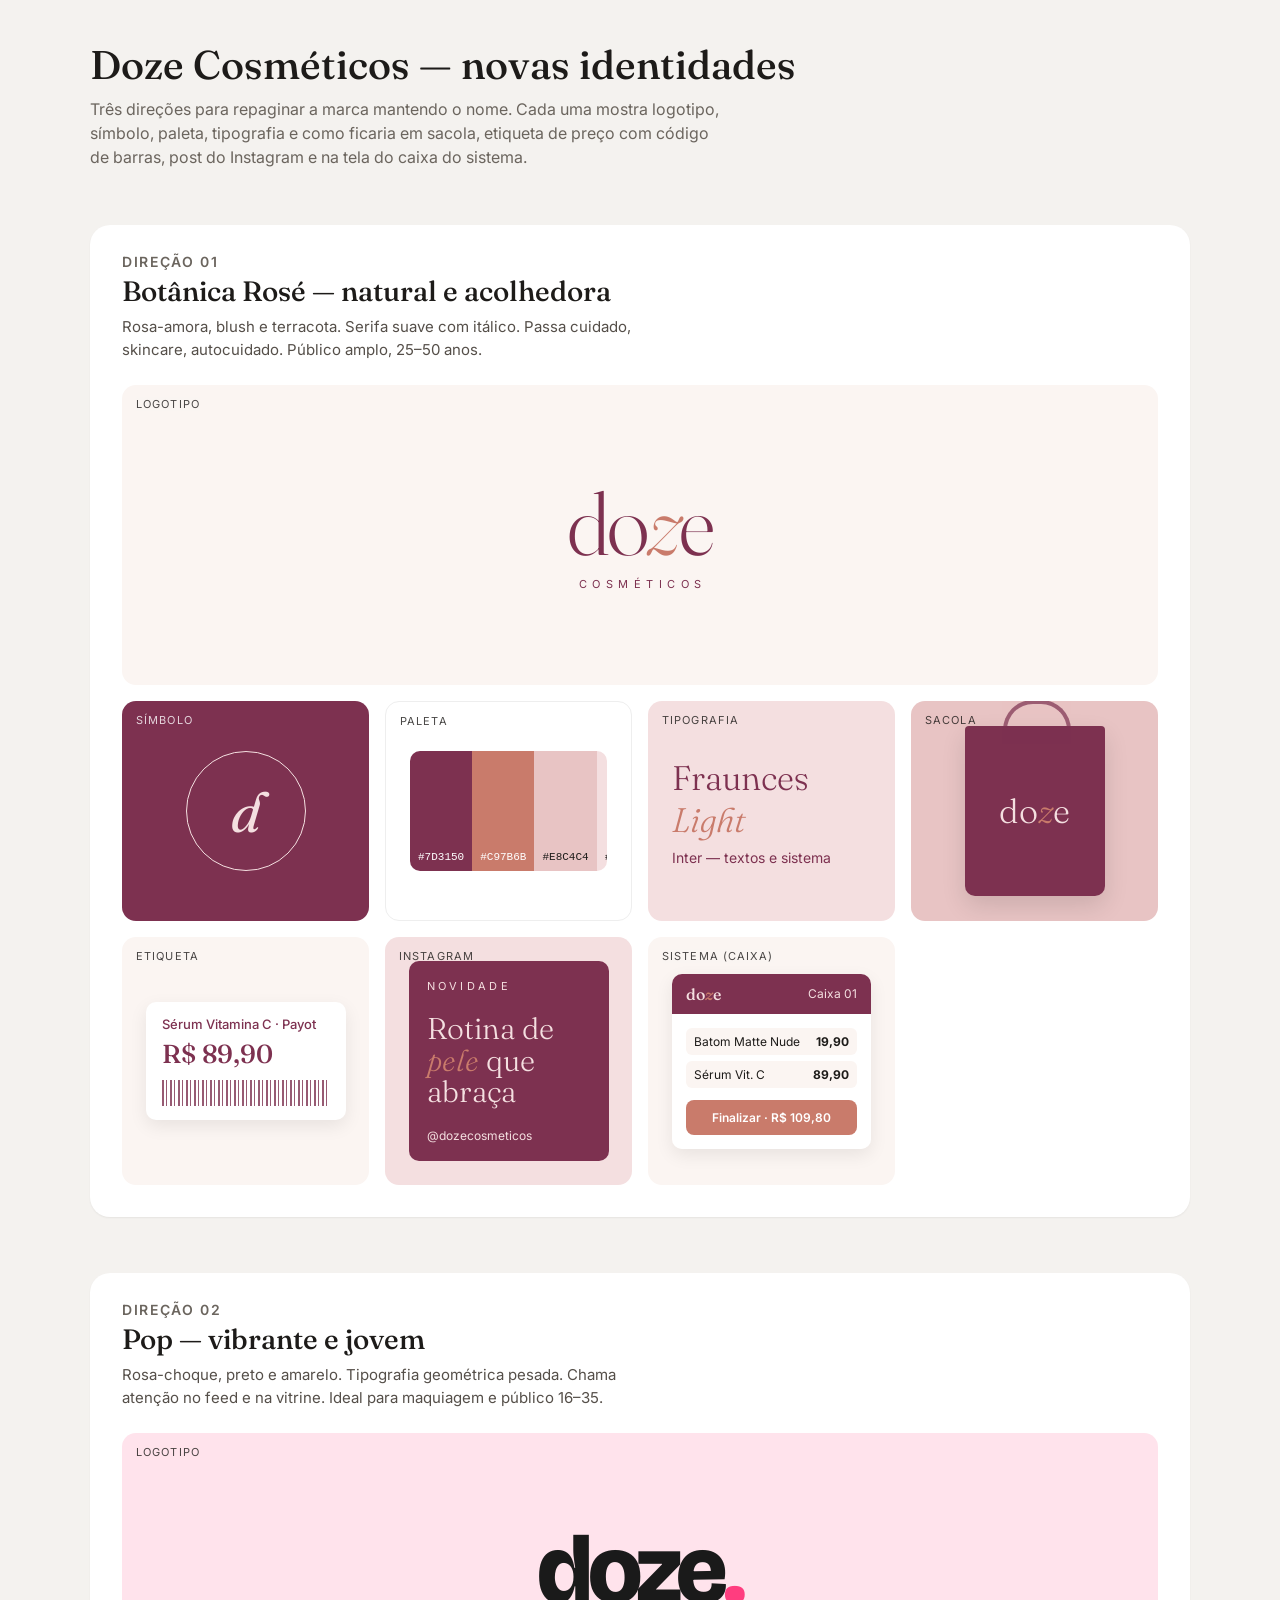
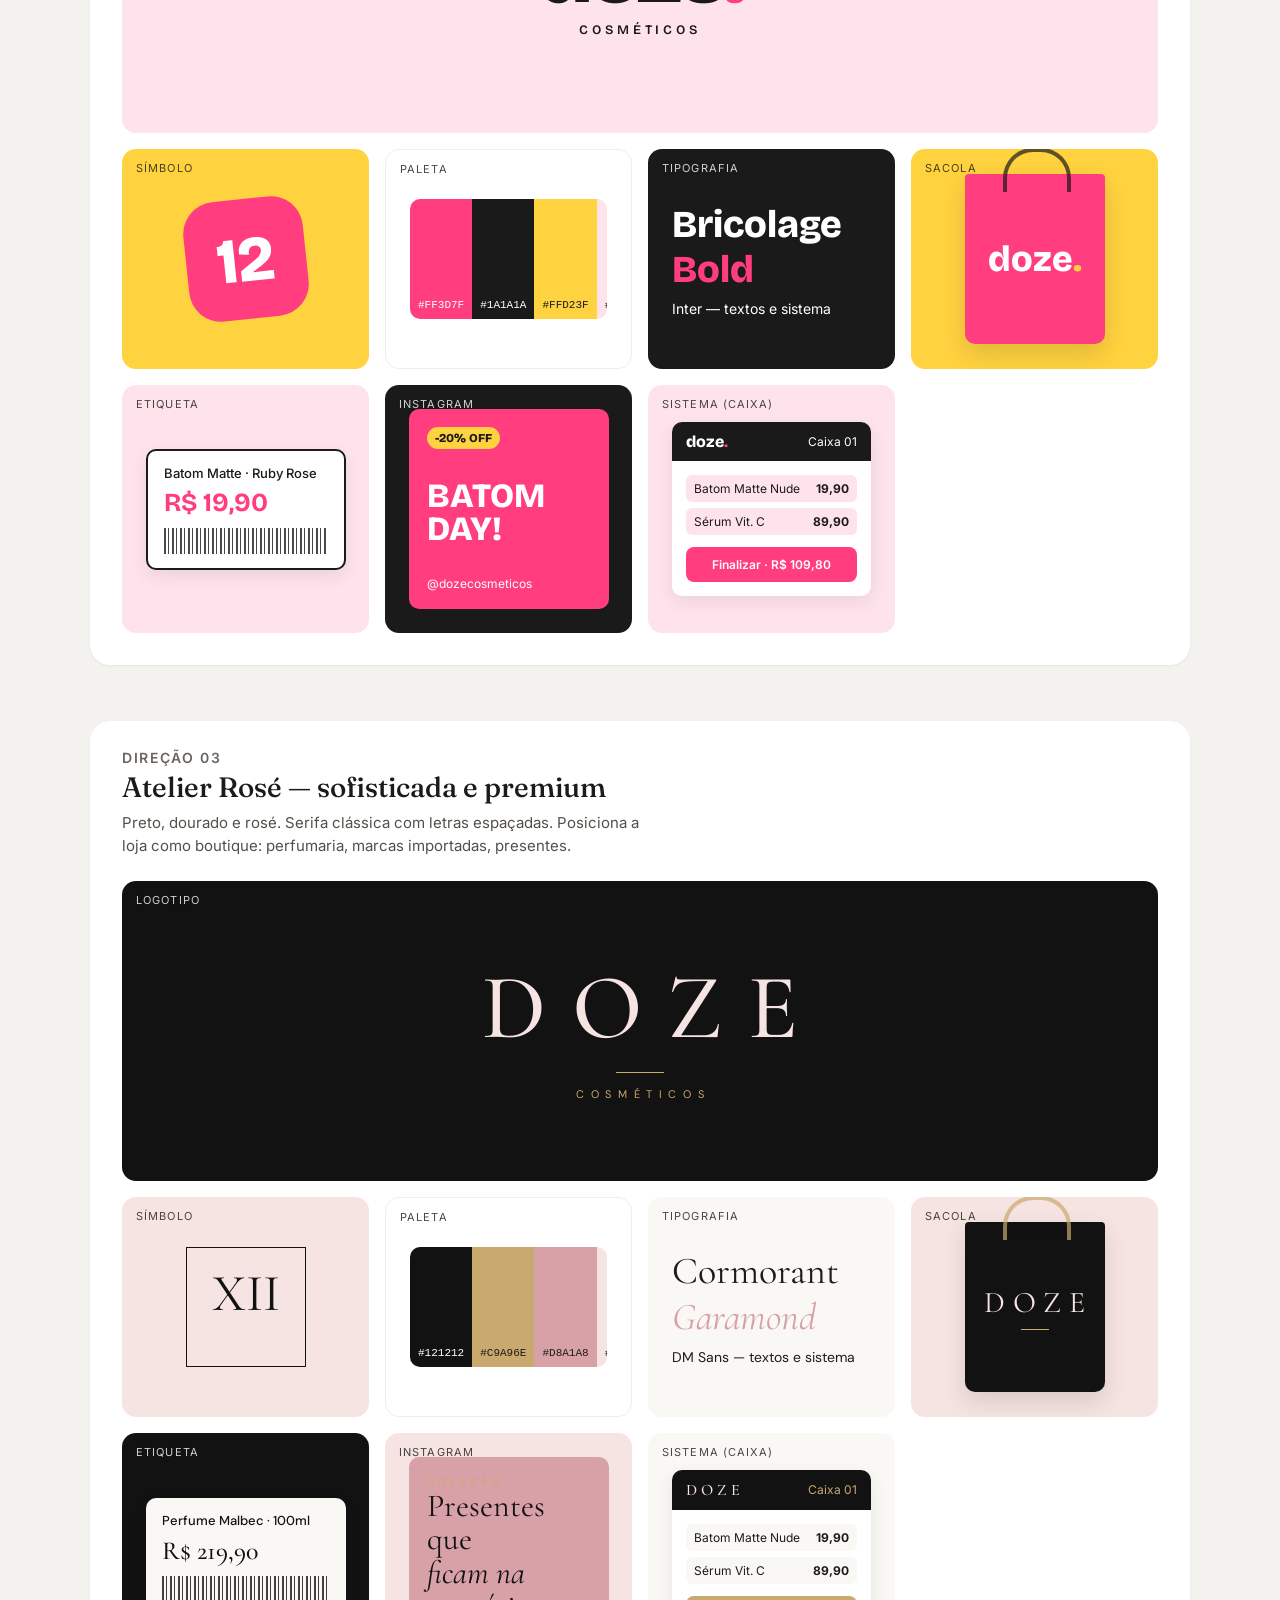
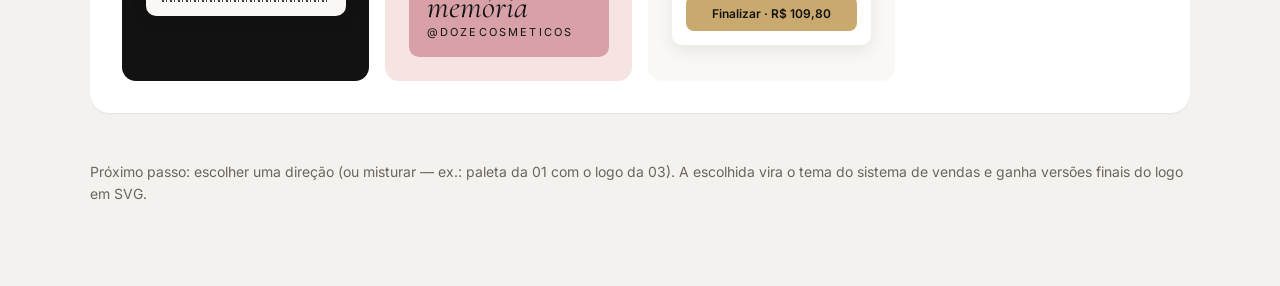
<file: identidade/index.html>
<!doctype html>
<html lang="pt-BR">
<head>
<meta charset="utf-8">
<meta name="viewport" content="width=device-width, initial-scale=1">
<title>Doze — Identidade Visual</title>
<link rel="preconnect" href="https://fonts.googleapis.com">
<link href="https://fonts.googleapis.com/css2?family=Fraunces:opsz,wght@9..144,300;9..144,500;9..144,700&family=Inter:wght@400;500;600&family=Bricolage+Grotesque:opsz,wght@12..96,600;12..96,800&family=Cormorant+Garamond:ital,wght@0,500;1,500&family=DM+Sans:wght@400;500;700&display=swap" rel="stylesheet">
<style>
  * { box-sizing: border-box; margin: 0; }
  body { font-family: Inter, sans-serif; background: #f4f2ef; color: #1d1b19; padding: 40px 16px 80px; }
  .wrap { max-width: 1100px; margin: 0 auto; }
  header.top h1 { font-family: Fraunces, serif; font-weight: 500; font-size: 40px; }
  header.top p { color: #6b655e; margin-top: 8px; max-width: 640px; line-height: 1.5; }
  section.dir { margin-top: 56px; border-radius: 20px; overflow: hidden; background: #fff; box-shadow: 0 1px 2px rgba(0,0,0,.06); }
  .dir-head { padding: 28px 32px 0; display: flex; justify-content: space-between; gap: 16px; flex-wrap: wrap; align-items: baseline; }
  .dir-head h2 { font-size: 14px; letter-spacing: .12em; text-transform: uppercase; color: #6b655e; font-weight: 600; }
  .dir-head h3 { font-family: Fraunces, serif; font-size: 28px; font-weight: 500; margin-top: 4px; }
  .dir-head p { color: #554f49; max-width: 520px; line-height: 1.5; font-size: 15px; margin-top: 8px; }
  .grid { display: grid; grid-template-columns: repeat(auto-fit, minmax(240px, 1fr)); gap: 16px; padding: 24px 32px 32px; }
  .card { border-radius: 14px; min-height: 220px; display: flex; flex-direction: column; justify-content: center; align-items: center; padding: 24px; position: relative; overflow: hidden; }
  .card .lbl { position: absolute; top: 12px; left: 14px; font-size: 11px; letter-spacing: .1em; text-transform: uppercase; opacity: .8; }
  .hero { grid-column: 1 / -1; min-height: 300px; }
  .swatches { display: flex; gap: 0; width: 100%; height: 120px; border-radius: 10px; overflow: hidden; }
  .swatches div { flex: 1; display: flex; align-items: flex-end; padding: 8px; font-size: 11px; font-family: ui-monospace, monospace; }
  .type-sample { text-align: left; width: 100%; }

  /* ===== 1. Doze Botânica ===== */
  .d1 { --a:#7d3150; --b:#f4dfe0; --c:#c97b6b; --d:#e8c4c4; --e:#fbf5f2; }
  .d1 .logo { font-family: Fraunces, serif; font-weight: 300; font-size: 88px; letter-spacing: -.02em; color: var(--a); line-height: 1; }
  .d1 .logo em { font-style: italic; color: var(--c); }
  .d1 .sub { font-size: 11px; letter-spacing: .5em; text-transform: uppercase; color: var(--a); margin-top: 10px; padding-left: .5em; }
  .d1 .mono { width: 120px; height: 120px; border-radius: 50%; border: 1.5px solid var(--b); display: grid; place-items: center; font-family: Fraunces, serif; font-size: 56px; font-style: italic; color: var(--b); }

  /* ===== 2. Doze Pop ===== */
  .d2 { --a:#ff3d7f; --b:#1a1a1a; --c:#ffd23f; --d:#ffe3ec; --e:#ffffff; }
  .d2 .logo { font-family: 'Bricolage Grotesque', sans-serif; font-weight: 800; font-size: 96px; color: var(--b); letter-spacing: -.05em; line-height: .9; }
  .d2 .logo span { color: var(--a); }
  .d2 .sub { font-family: 'Bricolage Grotesque', sans-serif; font-weight: 600; font-size: 13px; letter-spacing: .3em; text-transform: uppercase; color: var(--b); margin-top: 8px; }
  .d2 .mono { width: 120px; height: 120px; border-radius: 32px; background: var(--a); display: grid; place-items: center; font-family: 'Bricolage Grotesque', sans-serif; font-weight: 800; font-size: 64px; color: #fff; transform: rotate(-6deg); }

  /* ===== 3. Doze Atelier ===== */
  .d3 { --a:#121212; --b:#c9a96e; --c:#f6e4e2; --d:#d8a1a8; --e:#faf8f5; }
  .d3 .logo { font-family: 'Cormorant Garamond', serif; font-weight: 500; font-size: 92px; letter-spacing: .28em; color: var(--c); line-height: 1; padding-left: .28em; }
  .d3 .sub { font-family: 'DM Sans', sans-serif; font-size: 11px; letter-spacing: .6em; text-transform: uppercase; color: var(--b); margin-top: 14px; padding-left: .6em; }
  .d3 .line { width: 48px; height: 1px; background: var(--b); margin: 18px auto 0; }
  .d3 .mono { width: 120px; height: 120px; border: 1px solid var(--b); display: grid; place-items: center; font-family: 'Cormorant Garamond', serif; font-size: 52px; color: var(--b); }
  .d3 .mono::after { content: ''; }

  /* aplicações */
  .bag { width: 140px; height: 170px; border-radius: 4px 4px 10px 10px; position: relative; display: grid; place-items: center; box-shadow: 0 10px 24px rgba(0,0,0,.12); }
  .bag::before { content: ''; position: absolute; top: -26px; left: 38px; width: 60px; height: 40px; border: 4px solid currentColor; border-bottom: none; border-radius: 30px 30px 0 0; opacity: .7; }
  .tag { width: 200px; border-radius: 10px; padding: 14px 16px; text-align: left; box-shadow: 0 6px 18px rgba(0,0,0,.08); }
  .tag .n { font-size: 13px; font-weight: 500; }
  .tag .p { font-size: 26px; font-weight: 700; margin-top: 6px; }
  .tag .bar { height: 26px; margin-top: 10px; background: repeating-linear-gradient(90deg, currentColor 0 2px, transparent 2px 4px, currentColor 4px 5px, transparent 5px 8px); opacity: .8; }
  .ig { width: 200px; height: 200px; border-radius: 10px; padding: 18px; display: flex; flex-direction: column; justify-content: space-between; text-align: left; }
  .pdv { width: 100%; border-radius: 10px; overflow: hidden; box-shadow: 0 6px 18px rgba(0,0,0,.08); font-size: 12px; }
  .pdv .bar1 { padding: 10px 14px; display: flex; justify-content: space-between; align-items: center; }
  .pdv .body { padding: 14px; display: grid; gap: 6px; }
  .pdv .row { display: flex; justify-content: space-between; padding: 6px 8px; border-radius: 6px; }
  .pdv .btn { margin-top: 6px; padding: 10px; border-radius: 8px; text-align: center; font-weight: 600; }
  footer { margin-top: 48px; color: #6b655e; font-size: 14px; line-height: 1.6; }
  @media print { @page { size: A4; margin: 10mm; } * { -webkit-print-color-adjust: exact; print-color-adjust: exact; } body { padding: 0; } section.dir { break-before: page; break-inside: avoid; box-shadow: none; margin-top: 0; } .grid { grid-template-columns: repeat(3, 1fr); } .card { min-height: 180px; } .hero { min-height: 200px; } footer { break-before: avoid; } }
</style>
</head>
<body>
<div class="wrap">
  <header class="top">
    <h1>Doze Cosméticos — novas identidades</h1>
    <p>Três direções para repaginar a marca mantendo o nome. Cada uma mostra logotipo, símbolo, paleta, tipografia e como ficaria em sacola, etiqueta de preço com código de barras, post do Instagram e na tela do caixa do sistema.</p>
  </header>

  <!-- ================= 1 ================= -->
  <section class="dir d1">
    <div class="dir-head">
      <div>
        <h2>Direção 01</h2>
        <h3>Botânica Rosé — natural e acolhedora</h3>
        <p>Rosa-amora, blush e terracota. Serifa suave com itálico. Passa cuidado, skincare, autocuidado. Público amplo, 25–50 anos.</p>
      </div>
    </div>
    <div class="grid">
      <div class="card hero" style="background:var(--e)">
        <span class="lbl">Logotipo</span>
        <div class="logo">do<em>z</em>e</div>
        <div class="sub">cosméticos</div>
      </div>
      <div class="card" style="background:var(--a)"><span class="lbl" style="color:#fff">Símbolo</span><div class="mono">d</div></div>
      <div class="card" style="background:#fff;border:1px solid #eee"><span class="lbl">Paleta</span>
        <div class="swatches">
          <div style="background:#7d3150;color:#fff">#7D3150</div><div style="background:#c97b6b;color:#fff">#C97B6B</div><div style="background:#e8c4c4">#E8C4C4</div><div style="background:#f4dfe0">#F4DFE0</div>
        </div></div>
      <div class="card" style="background:var(--b)"><span class="lbl">Tipografia</span>
        <div class="type-sample" style="color:var(--a)"><div style="font-family:Fraunces;font-size:34px;font-weight:300">Fraunces <i style="color:var(--c)">Light</i></div><div style="font-family:Inter;margin-top:8px;font-size:14px">Inter — textos e sistema</div></div></div>
      <div class="card" style="background:var(--d)"><span class="lbl">Sacola</span>
        <div class="bag" style="background:var(--a);color:var(--a)"><div style="font-family:Fraunces;font-weight:300;font-size:34px;color:var(--b)">do<i style="color:var(--c)">z</i>e</div></div></div>
      <div class="card" style="background:var(--e)"><span class="lbl">Etiqueta</span>
        <div class="tag" style="background:#fff;color:var(--a)"><div class="n">Sérum Vitamina C · Payot</div><div class="p" style="font-family:Fraunces;font-weight:500">R$ 89,90</div><div class="bar"></div></div></div>
      <div class="card" style="background:var(--b)"><span class="lbl">Instagram</span>
        <div class="ig" style="background:var(--a);color:var(--b)"><div style="font-size:11px;letter-spacing:.3em">NOVIDADE</div><div style="font-family:Fraunces;font-size:30px;font-weight:300;line-height:1.05">Rotina de <i style="color:var(--c)">pele</i> que abraça</div><div style="font-size:12px">@dozecosmeticos</div></div></div>
      <div class="card" style="background:var(--e)"><span class="lbl">Sistema (caixa)</span>
        <div class="pdv"><div class="bar1" style="background:var(--a);color:var(--b)"><b style="font-family:Fraunces;font-weight:500;font-size:16px">do<i style="color:var(--c)">z</i>e</b><span>Caixa 01</span></div>
        <div class="body" style="background:#fff"><div class="row" style="background:var(--e)"><span>Batom Matte Nude</span><b>19,90</b></div><div class="row" style="background:var(--e)"><span>Sérum Vit. C</span><b>89,90</b></div><div class="btn" style="background:var(--c);color:#fff">Finalizar · R$ 109,80</div></div></div></div>
    </div>
  </section>

  <!-- ================= 2 ================= -->
  <section class="dir d2">
    <div class="dir-head">
      <div>
        <h2>Direção 02</h2>
        <h3>Pop — vibrante e jovem</h3>
        <p>Rosa-choque, preto e amarelo. Tipografia geométrica pesada. Chama atenção no feed e na vitrine. Ideal para maquiagem e público 16–35.</p>
      </div>
    </div>
    <div class="grid">
      <div class="card hero" style="background:var(--d)">
        <span class="lbl">Logotipo</span>
        <div class="logo">doze<span>.</span></div>
        <div class="sub">cosméticos</div>
      </div>
      <div class="card" style="background:var(--c)"><span class="lbl">Símbolo</span><div class="mono">12</div></div>
      <div class="card" style="background:#fff;border:1px solid #eee"><span class="lbl">Paleta</span>
        <div class="swatches">
          <div style="background:#ff3d7f;color:#fff">#FF3D7F</div><div style="background:#1a1a1a;color:#fff">#1A1A1A</div><div style="background:#ffd23f">#FFD23F</div><div style="background:#ffe3ec">#FFE3EC</div>
        </div></div>
      <div class="card" style="background:var(--b)"><span class="lbl" style="color:#fff">Tipografia</span>
        <div class="type-sample" style="color:#fff"><div style="font-family:'Bricolage Grotesque';font-weight:800;font-size:38px">Bricolage <span style="color:var(--a)">Bold</span></div><div style="font-family:Inter;margin-top:8px;font-size:14px">Inter — textos e sistema</div></div></div>
      <div class="card" style="background:var(--c)"><span class="lbl">Sacola</span>
        <div class="bag" style="background:var(--a);color:var(--b)"><div style="font-family:'Bricolage Grotesque';font-weight:800;font-size:36px;color:#fff">doze<span style="color:var(--c)">.</span></div></div></div>
      <div class="card" style="background:var(--d)"><span class="lbl">Etiqueta</span>
        <div class="tag" style="background:#fff;color:var(--b);border:2px solid var(--b)"><div class="n">Batom Matte · Ruby Rose</div><div class="p" style="font-family:'Bricolage Grotesque';color:var(--a)">R$ 19,90</div><div class="bar"></div></div></div>
      <div class="card" style="background:var(--b)"><span class="lbl" style="color:#fff">Instagram</span>
        <div class="ig" style="background:var(--a);color:#fff"><div style="background:var(--c);color:var(--b);font-family:'Bricolage Grotesque';font-weight:800;font-size:12px;padding:4px 8px;border-radius:20px;align-self:flex-start">-20% OFF</div><div style="font-family:'Bricolage Grotesque';font-weight:800;font-size:34px;line-height:.95">BATOM<br>DAY!</div><div style="font-size:12px">@dozecosmeticos</div></div></div>
      <div class="card" style="background:var(--d)"><span class="lbl">Sistema (caixa)</span>
        <div class="pdv"><div class="bar1" style="background:var(--b);color:#fff"><b style="font-family:'Bricolage Grotesque';font-weight:800;font-size:16px">doze<span style="color:var(--a)">.</span></b><span>Caixa 01</span></div>
        <div class="body" style="background:#fff"><div class="row" style="background:var(--d)"><span>Batom Matte Nude</span><b>19,90</b></div><div class="row" style="background:var(--d)"><span>Sérum Vit. C</span><b>89,90</b></div><div class="btn" style="background:var(--a);color:#fff">Finalizar · R$ 109,80</div></div></div></div>
    </div>
  </section>

  <!-- ================= 3 ================= -->
  <section class="dir d3">
    <div class="dir-head">
      <div>
        <h2>Direção 03</h2>
        <h3>Atelier Rosé — sofisticada e premium</h3>
        <p>Preto, dourado e rosé. Serifa clássica com letras espaçadas. Posiciona a loja como boutique: perfumaria, marcas importadas, presentes.</p>
      </div>
    </div>
    <div class="grid">
      <div class="card hero" style="background:var(--a)">
        <span class="lbl" style="color:#fff">Logotipo</span>
        <div class="logo">DOZE</div>
        <div class="line"></div>
        <div class="sub">cosméticos</div>
      </div>
      <div class="card" style="background:var(--c)"><span class="lbl">Símbolo</span><div class="mono" style="color:var(--a);border-color:var(--a)">XII</div></div>
      <div class="card" style="background:#fff;border:1px solid #eee"><span class="lbl">Paleta</span>
        <div class="swatches">
          <div style="background:#121212;color:#fff">#121212</div><div style="background:#c9a96e">#C9A96E</div><div style="background:#d8a1a8">#D8A1A8</div><div style="background:#f6e4e2">#F6E4E2</div>
        </div></div>
      <div class="card" style="background:var(--e)"><span class="lbl">Tipografia</span>
        <div class="type-sample"><div style="font-family:'Cormorant Garamond';font-size:38px">Cormorant <i style="color:var(--d)">Garamond</i></div><div style="font-family:'DM Sans';margin-top:8px;font-size:14px">DM Sans — textos e sistema</div></div></div>
      <div class="card" style="background:var(--c)"><span class="lbl">Sacola</span>
        <div class="bag" style="background:var(--a);color:var(--b)"><div style="text-align:center"><div style="font-family:'Cormorant Garamond';font-size:30px;letter-spacing:.25em;color:var(--c);padding-left:.25em">DOZE</div><div style="width:28px;height:1px;background:var(--b);margin:8px auto 0"></div></div></div></div>
      <div class="card" style="background:var(--a)"><span class="lbl" style="color:#fff">Etiqueta</span>
        <div class="tag" style="background:var(--e);color:var(--a)"><div class="n" style="font-family:'DM Sans'">Perfume Malbec · 100ml</div><div class="p" style="font-family:'Cormorant Garamond';font-weight:500">R$ 219,90</div><div class="bar"></div></div></div>
      <div class="card" style="background:var(--c)"><span class="lbl">Instagram</span>
        <div class="ig" style="background:var(--d);color:var(--a)"><div style="font-size:10px;letter-spacing:.4em;color:var(--b)">COLEÇÃO</div><div style="font-family:'Cormorant Garamond';font-size:32px;line-height:1.05">Presentes que<br><i>ficam na memória</i></div><div style="font-size:11px;letter-spacing:.2em">@DOZECOSMETICOS</div></div></div>
      <div class="card" style="background:var(--e)"><span class="lbl">Sistema (caixa)</span>
        <div class="pdv"><div class="bar1" style="background:var(--a);color:var(--c)"><b style="font-family:'Cormorant Garamond';font-weight:500;font-size:16px;letter-spacing:.25em">DOZE</b><span style="color:var(--b)">Caixa 01</span></div>
        <div class="body" style="background:#fff"><div class="row" style="background:var(--e)"><span>Batom Matte Nude</span><b>19,90</b></div><div class="row" style="background:var(--e)"><span>Sérum Vit. C</span><b>89,90</b></div><div class="btn" style="background:var(--b);color:var(--a)">Finalizar · R$ 109,80</div></div></div></div>
    </div>
  </section>

  <footer>Próximo passo: escolher uma direção (ou misturar — ex.: paleta da 01 com o logo da 03). A escolhida vira o tema do sistema de vendas e ganha versões finais do logo em SVG.</footer>
</div>
</body>
</html>
</file>
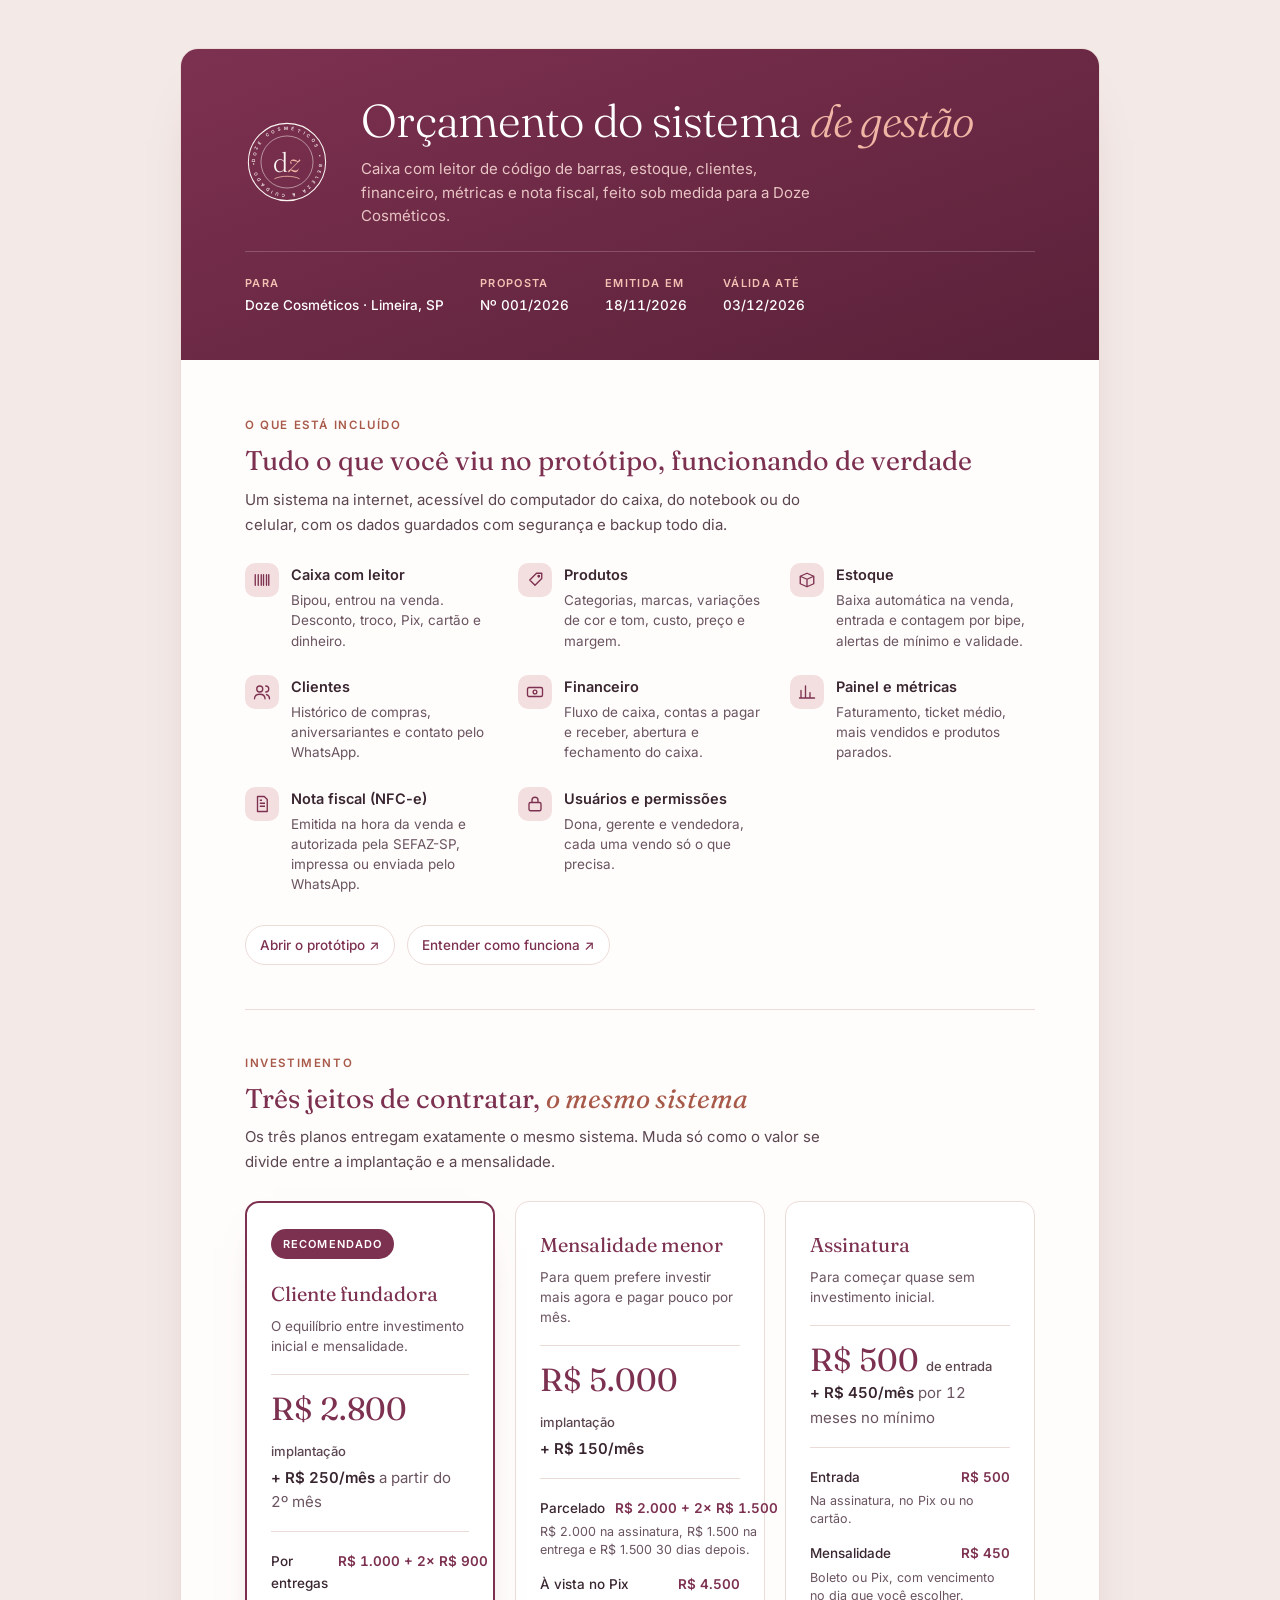
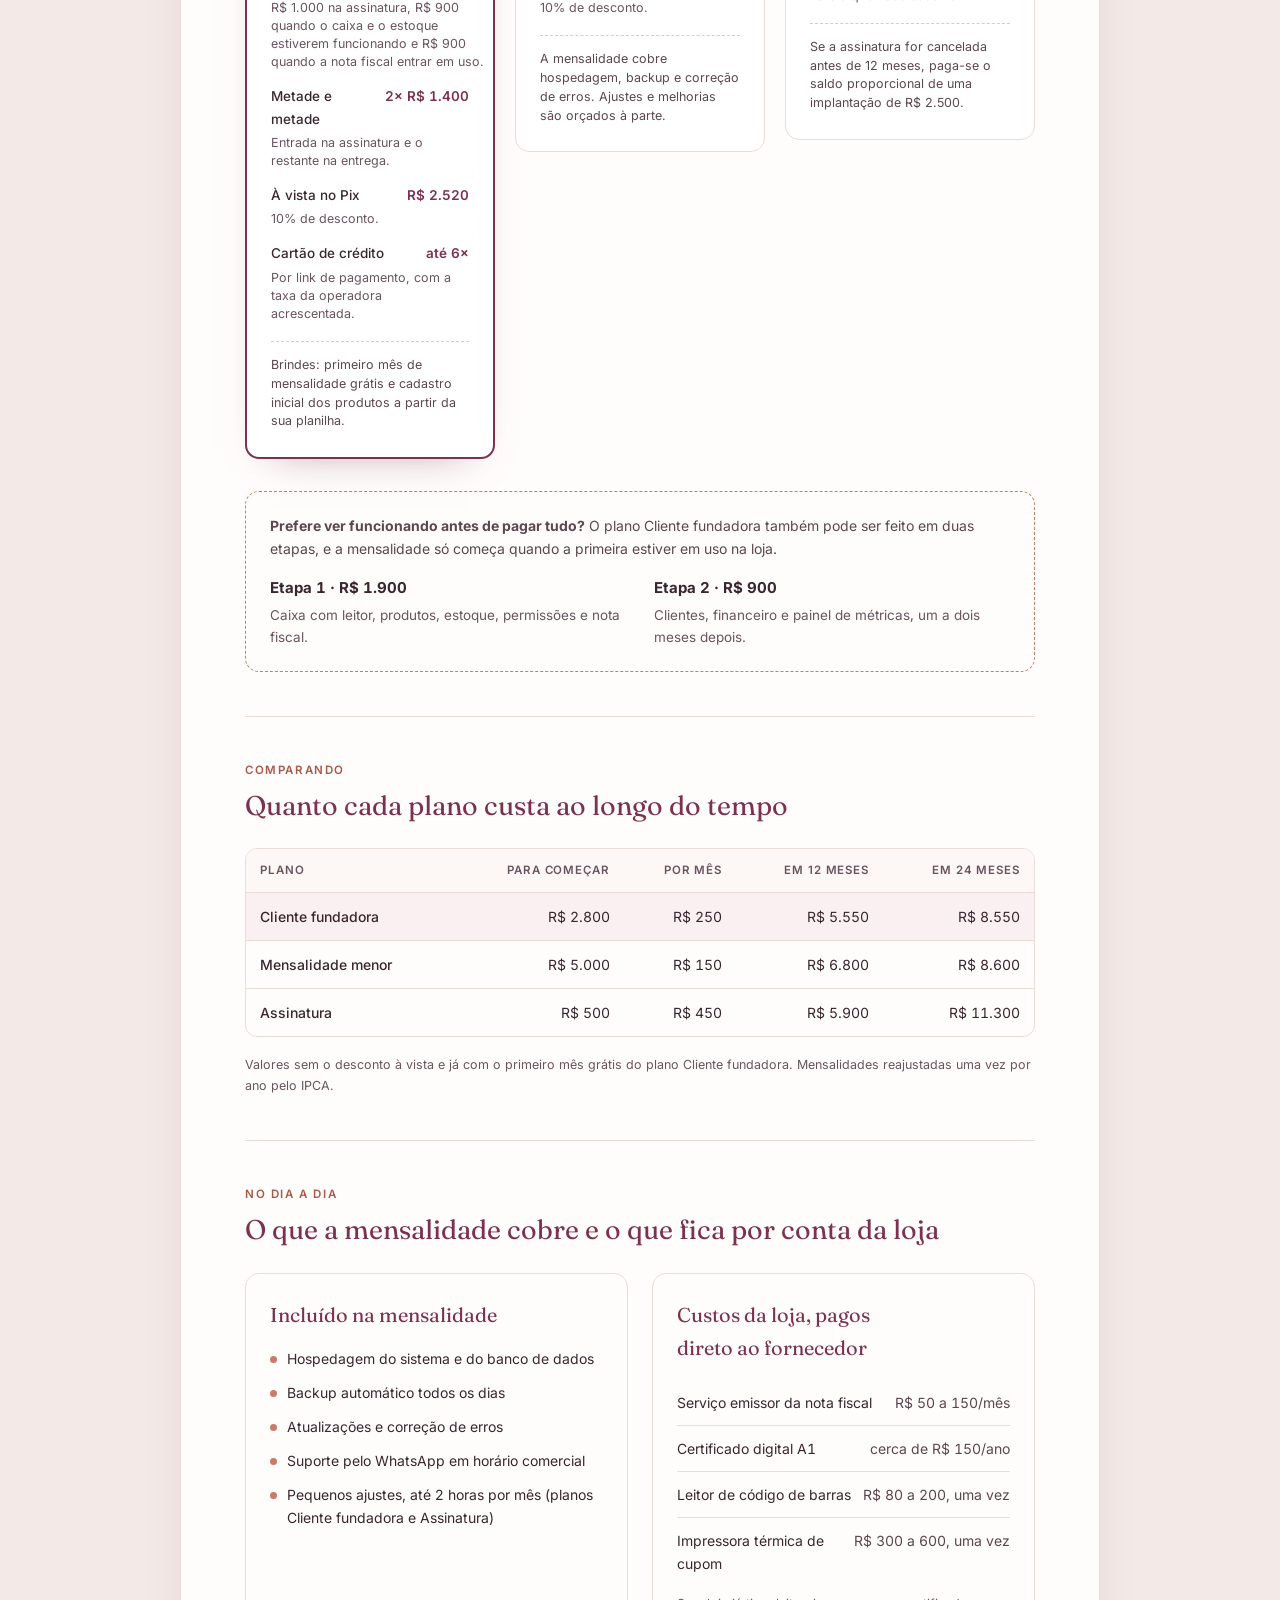
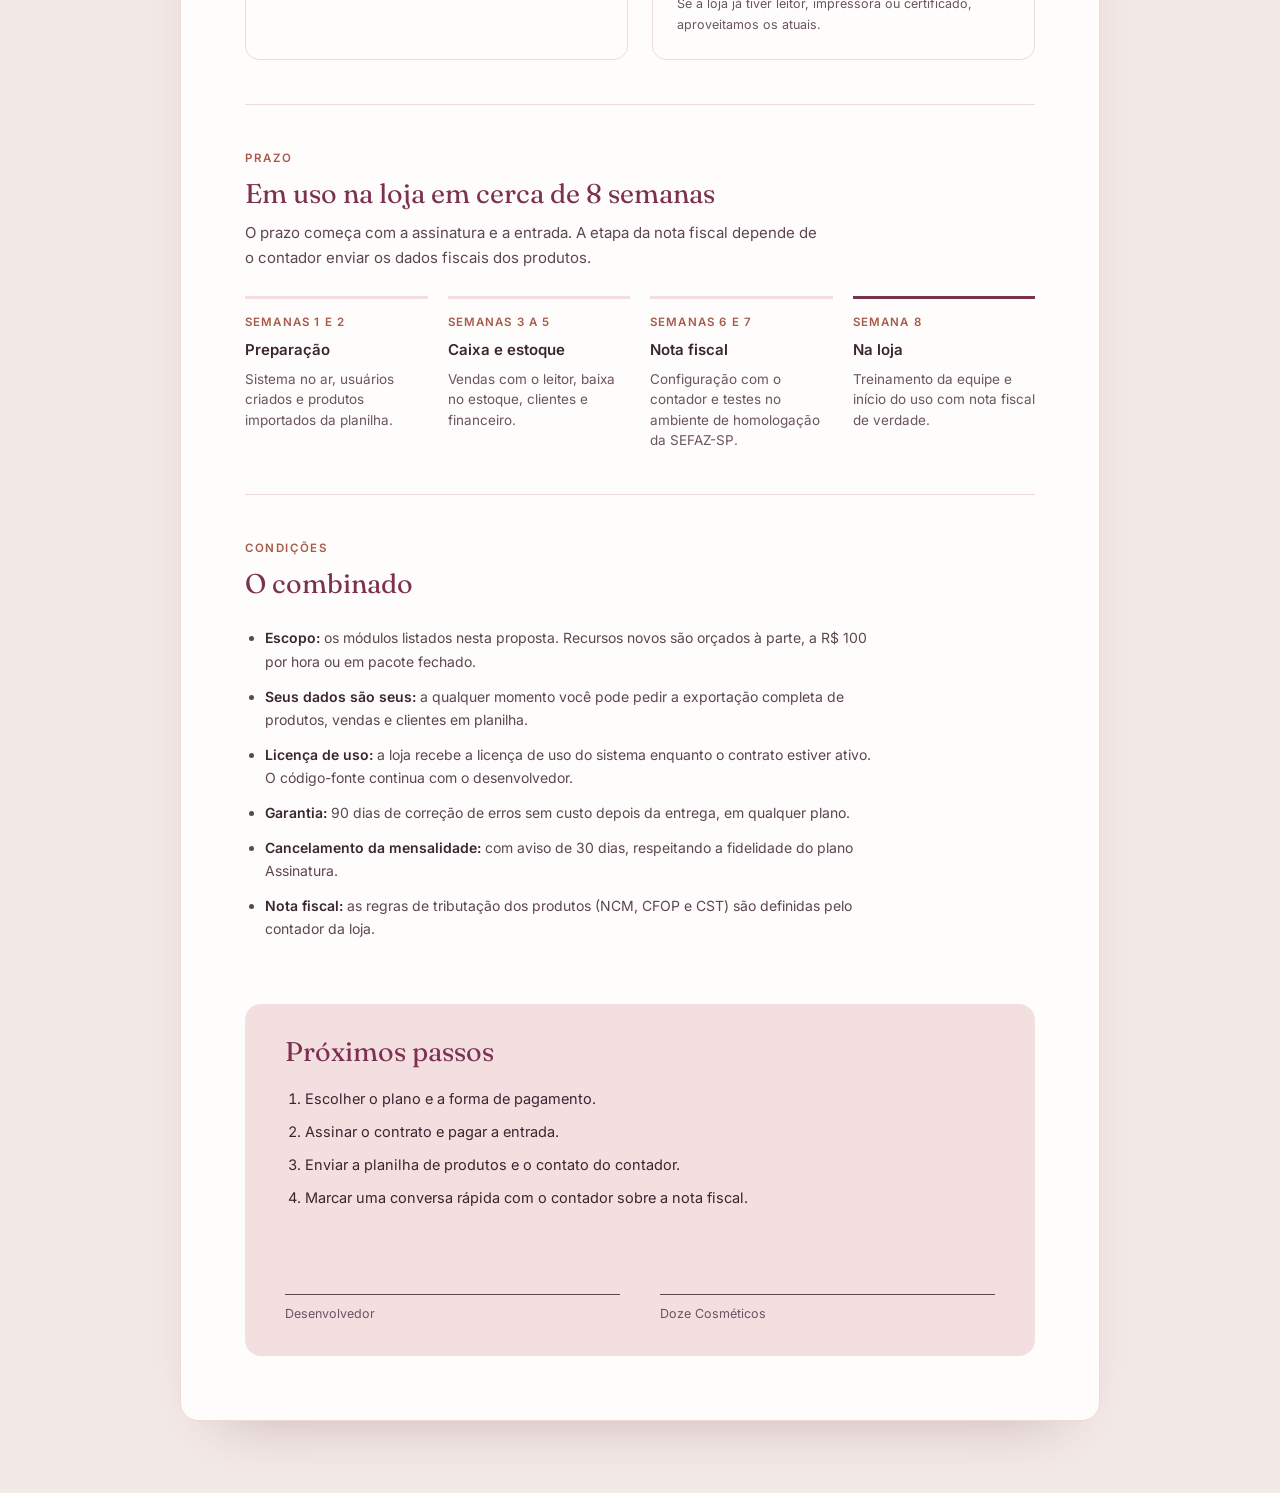
<file: orcamento/index.html>
<!doctype html>
<html lang="pt-BR">
<head>
<meta charset="utf-8">
<meta name="viewport" content="width=device-width, initial-scale=1, viewport-fit=cover">
<meta name="robots" content="noindex, nofollow">
<title>Orçamento Doze Cosméticos</title>
<link rel="icon" href="../prototipo/selo.svg" type="image/svg+xml">
<link rel="preconnect" href="https://fonts.googleapis.com">
<link rel="stylesheet" href="https://fonts.googleapis.com/css2?family=Fraunces:ital,opsz,wght@0,9..144,300;0,9..144,400;0,9..144,500;1,9..144,300;1,9..144,400&family=Inter:wght@400;500;600&display=swap">
<style>
/* Layout: papel timbrado da marca, coluna única de leitura, planos lado a lado no desktop */
:root{
  --amora:#7d3150; --amora-900:#5a2139; --terra:#a85a4a; --terra-2:#c97b6b;
  --blush:#f4dfe0; --papel:#fffdfc; --fundo:#f3e9e6; --ink:#3a2630; --ink-2:#5c4650; --muted:#6a5460; --linha:#ecdcd8;
  --display:"Fraunces",Georgia,"Times New Roman",serif;
  --texto:"Inter",system-ui,-apple-system,"Segoe UI",sans-serif;
  color-scheme:light;
}
*{box-sizing:border-box}
body{background:var(--fundo);color:var(--ink);font-family:var(--texto);font-size:15px;line-height:1.6;-webkit-font-smoothing:antialiased;
  padding-left:max(16px,env(safe-area-inset-left,0px));padding-right:max(16px,env(safe-area-inset-right,0px));padding-block:32px 56px}
.folha{max-width:880px;margin:0 auto;background:var(--papel);border:1px solid var(--linha);border-radius:18px;overflow:hidden;box-shadow:0 30px 60px -40px rgba(90,33,57,.35)}
.miolo{padding:0 clamp(20px,5vw,56px) 48px;display:flex;flex-direction:column;gap:44px}
h1,h2,h3{font-family:var(--display);color:var(--amora);margin:0;text-wrap:balance;font-weight:400}
h1{font-weight:300;font-size:clamp(32px,6vw,46px);line-height:1.05;letter-spacing:-.015em}
h1 em,h2 em{font-style:italic;color:var(--terra)}
h2{font-size:clamp(22px,3.4vw,27px);line-height:1.2}
h3{font-size:20px}
p{margin:0}
.rotulo{font-size:11.5px;letter-spacing:.14em;text-transform:uppercase;font-weight:600;color:var(--terra)}
.num{font-variant-numeric:tabular-nums}
a{color:var(--amora);text-underline-offset:3px}
a:focus-visible{outline:2px solid var(--amora);outline-offset:3px;border-radius:4px}

/* Cabeçalho */
.topo{background:linear-gradient(160deg,var(--amora) 0%,var(--amora-900) 100%);color:#fbf5f2;padding:36px clamp(20px,5vw,56px) 40px;display:grid;grid-template-columns:auto 1fr;gap:20px 28px;align-items:center}
.topo svg{width:84px;height:84px;color:#fbf5f2}
.topo h1{color:#fff}
.topo h1 em{color:#f0b6a5}
.topo .sub{color:#e8c4c4;margin-top:8px;max-width:52ch}
.meta{grid-column:1/-1;display:flex;flex-wrap:wrap;gap:10px 28px;border-top:1px solid rgba(251,245,242,.2);padding-top:18px;font-size:13.5px}
.meta div{display:flex;flex-direction:column}
.meta small{font-size:11px;letter-spacing:.12em;text-transform:uppercase;color:#f3c1b3;font-weight:600}
.meta b{font-weight:500;color:#fff}

.secao{display:flex;flex-direction:column;gap:18px}
.secao>header{display:flex;flex-direction:column;gap:6px}
.lead{color:var(--ink-2);max-width:64ch}

/* Módulos */
.modulos{display:grid;grid-template-columns:repeat(auto-fit,minmax(230px,1fr));gap:14px}
.mod{display:flex;gap:12px;align-items:flex-start;min-width:0}
.mod i{width:34px;height:34px;border-radius:10px;background:var(--blush);color:var(--amora);display:grid;place-items:center;flex:none}
.mod b{display:block;font-weight:600;font-size:14.5px}
.mod span{color:var(--muted);font-size:13.5px;line-height:1.5}
.links{display:flex;flex-wrap:wrap;gap:10px}
.link{display:inline-flex;align-items:center;gap:8px;border:1px solid var(--linha);border-radius:99px;padding:8px 14px;font-size:13.5px;font-weight:500;text-decoration:none;background:#fff}
.link:hover{border-color:var(--terra-2)}

/* Planos */
.planos{display:grid;grid-template-columns:repeat(auto-fit,minmax(240px,1fr));gap:16px;align-items:start}
.plano{border:1px solid var(--linha);border-radius:14px;padding:22px;display:flex;flex-direction:column;gap:14px;background:#fff;min-width:0}
.plano.destaque{border:2px solid var(--amora);box-shadow:0 18px 40px -28px rgba(125,49,80,.55);position:relative}
.selo-rec{align-self:flex-start;background:var(--amora);color:#fff;font-size:11px;letter-spacing:.1em;text-transform:uppercase;font-weight:600;padding:6px 12px;border-radius:99px}
.plano .para{color:var(--muted);font-size:13.5px;line-height:1.5}
.preco{display:flex;flex-direction:column;gap:2px;padding:12px 0;border-block:1px solid var(--linha)}
.preco .de{color:var(--muted);font-size:13px;text-decoration:line-through}
.preco .valor{font-family:var(--display);font-size:32px;color:var(--amora);line-height:1.1;font-weight:400}
.preco .valor small{font-family:var(--texto);font-size:13px;color:var(--ink-2);font-weight:500}
.preco .mensal{font-weight:600;color:var(--ink)}
.preco .mensal span{font-weight:400;color:var(--muted)}
.formas{list-style:none;margin:0;padding:0;display:flex;flex-direction:column;gap:9px;font-size:13.5px}
.formas li{display:grid;grid-template-columns:1fr auto;gap:2px 10px;align-items:baseline}
.formas li b{font-weight:500}
.formas li em{font-style:normal;color:var(--muted);grid-column:1/-1;font-size:12.5px;line-height:1.45}
.formas .v{font-weight:600;color:var(--amora);white-space:nowrap}
.extra{font-size:12.5px;color:var(--ink-2);background:var(--blush);border-radius:10px;padding:10px 12px;line-height:1.5}

.etapas{border:1px dashed var(--terra-2);border-radius:14px;padding:18px 20px;display:grid;grid-template-columns:1fr 1fr;gap:14px 24px}
.etapas>p{grid-column:1/-1;color:var(--ink-2);font-size:14px}
.etapa b{display:block}
.etapa span{color:var(--muted);font-size:13.5px}

/* Tabela */
.tabela{overflow-x:auto;border:1px solid var(--linha);border-radius:12px}
table{width:100%;border-collapse:collapse;font-size:14px;min-width:520px}
th,td{padding:12px 14px;text-align:right;border-bottom:1px solid var(--linha)}
th:first-child,td:first-child{text-align:left}
thead th{font-size:11.5px;letter-spacing:.08em;text-transform:uppercase;color:var(--muted);font-weight:600;background:#fdf7f5}
tbody tr:last-child td{border-bottom:0}
tbody tr.destaque td{background:#fbf0f1}
tbody td:first-child{font-weight:500}
.nota{font-size:12.5px;color:var(--muted)}

/* Listas de duas colunas */
.duas{display:grid;grid-template-columns:repeat(auto-fit,minmax(260px,1fr));gap:20px}
.caixa{border:1px solid var(--linha);border-radius:14px;padding:20px;display:flex;flex-direction:column;gap:12px;min-width:0}
.check{list-style:none;margin:0;padding:0;display:flex;flex-direction:column;gap:8px;font-size:14px}
.check li{display:flex;gap:10px;align-items:flex-start}
.check li::before{content:"";flex:none;width:7px;height:7px;border-radius:50%;background:var(--terra-2);margin-top:9px}
.custos{list-style:none;margin:0;padding:0;display:flex;flex-direction:column;font-size:14px}
.custos li{display:flex;justify-content:space-between;gap:12px;padding:9px 0;border-bottom:1px solid var(--linha)}
.custos li:last-child{border-bottom:0}
.custos li span:last-child{color:var(--ink-2);white-space:nowrap}

/* Cronograma */
.crono{list-style:none;margin:0;padding:0;display:grid;grid-template-columns:repeat(auto-fit,minmax(170px,1fr));gap:14px}
.crono li{border-top:3px solid var(--blush);padding-top:14px;display:flex;flex-direction:column;gap:4px}
.crono li:last-child{border-top-color:var(--amora)}
.crono small{font-size:11.5px;letter-spacing:.1em;text-transform:uppercase;font-weight:600;color:var(--terra)}
.crono b{font-weight:600}
.crono span{font-size:13.5px;color:var(--muted);line-height:1.5}

.condicoes{margin:0;padding-left:20px;display:flex;flex-direction:column;gap:8px;color:var(--ink-2);font-size:14px;max-width:70ch}
.condicoes b{color:var(--ink);font-weight:600}

.fecho{background:var(--blush);border-radius:16px;padding:26px clamp(20px,4vw,32px);display:flex;flex-direction:column;gap:14px}
.passos{margin:0;padding-left:20px;display:flex;flex-direction:column;gap:6px;font-size:14.5px}
.assin{display:grid;grid-template-columns:1fr 1fr;gap:28px;margin-top:10px}
.assin div{border-top:1px solid var(--ink-2);padding-top:10px;font-size:12.5px;color:var(--muted)}

@media (max-width:560px){
  .topo{grid-template-columns:1fr}
  .topo svg{width:64px;height:64px}
  .etapas,.assin{grid-template-columns:1fr}
}
@media (prefers-reduced-motion:no-preference){.link{transition:border-color .15s}}

/* Respiro entre blocos */
body{margin:0;line-height:1.65;padding-block:48px 72px}
.folha{max-width:920px}
.topo{padding:48px clamp(22px,6vw,64px) 44px;gap:24px 32px}
.topo .sub{margin-top:12px;line-height:1.55}
.meta{padding-top:22px;gap:14px 36px}
.meta div{gap:2px}
.miolo{padding:56px clamp(22px,6vw,64px) 64px;gap:0}
.miolo>section{padding-block:44px;border-top:1px solid var(--linha)}
.miolo>section:first-child{padding-top:0;border-top:0}
.miolo>.fecho{border-top:0;margin-top:20px;padding-block:32px}
.secao{gap:26px}
.secao>header{gap:10px}
.modulos{gap:24px 28px}
.mod span{display:block;margin-top:3px}
.links{gap:12px;margin-top:4px}
.planos{gap:20px}
.plano{padding:26px 24px;gap:18px}
.plano .para{margin-top:6px}
.preco{padding:16px 0;gap:4px}
.formas{gap:14px}
.formas li em{margin-top:2px}
.extra{background:none;border-radius:0;padding:14px 0 0;border-top:1px dashed var(--rosa,#e8c4c4)}
.etapas{padding:22px 24px;gap:16px 28px;margin-top:6px}
.etapa span{display:block;margin-top:3px}
.nota{margin-top:-8px}
.duas{gap:24px}
.caixa{padding:24px;gap:16px}
.check{gap:11px}
.custos li{padding:11px 0}
.crono{gap:20px}
.crono li{gap:6px}
.condicoes{gap:12px}
.fecho{padding:32px clamp(22px,4vw,40px);gap:18px}
.passos{gap:9px}
.assin{margin-top:28px;gap:40px}
.assin div{padding-top:48px;border-top:0;position:relative}
.assin div::before{content:"";position:absolute;left:0;right:0;top:38px;border-top:1px solid var(--ink-2)}
@media (max-width:560px){body{padding-block:16px 40px}.miolo{padding-top:40px}.miolo>section{padding-block:36px}}
</style>
</head>
<body>

<div class="folha">
  <header class="topo">
    <svg viewBox="0 0 200 200" aria-hidden="true">
      <circle cx="100" cy="100" r="92" fill="none" stroke="currentColor" stroke-width="2.5"/>
      <circle cx="100" cy="100" r="62" fill="none" stroke="currentColor" stroke-width="1.2"/>
      <path id="arc" d="M 100 100 m -76 0 a 76 76 0 1 1 152 0 a 76 76 0 1 1 -152 0" fill="none"/>
      <text font-family="Inter, sans-serif" font-weight="600" font-size="10.5" fill="currentColor"><textPath href="#arc" startOffset="0" textLength="474" lengthAdjust="spacing">DOZE COSMÉTICOS • BELEZA &amp; CUIDADO •</textPath></text>
      <text x="100" y="100" text-anchor="middle" dominant-baseline="central" font-family="Fraunces, serif" font-weight="300" font-size="66" fill="currentColor">d<tspan font-style="italic" fill="#f0b6a5">z</tspan></text>
      <path d="M70 140 C 85 132, 115 132, 130 140" fill="none" stroke="#f0b6a5" stroke-width="2"/>
    </svg>
    <div>
      <h1>Orçamento do sistema <em>de gestão</em></h1>
      <p class="sub">Caixa com leitor de código de barras, estoque, clientes, financeiro, métricas e nota fiscal, feito sob medida para a Doze Cosméticos.</p>
    </div>
    <div class="meta">
      <div><small>Para</small><b>Doze Cosméticos · Limeira, SP</b></div>
      <div><small>Proposta</small><b class="num">Nº 001/2026</b></div>
      <div><small>Emitida em</small><b class="num">18/11/2026</b></div>
      <div><small>Válida até</small><b class="num">03/12/2026</b></div>
    </div>
  </header>

  <div class="miolo">

    <section class="secao" aria-labelledby="s-escopo">
      <header>
        <p class="rotulo">O que está incluído</p>
        <h2 id="s-escopo">Tudo o que você viu no protótipo, funcionando de verdade</h2>
        <p class="lead">Um sistema na internet, acessível do computador do caixa, do notebook ou do celular, com os dados guardados com segurança e backup todo dia.</p>
      </header>
      <div class="modulos">
        <div class="mod"><i aria-hidden="true"><svg width="18" height="18" viewBox="0 0 24 24" fill="none" stroke="currentColor" stroke-width="1.8" stroke-linecap="round"><path d="M3 5v14M7 5v14M11 5v14M14 5v14M18 5v14M21 5v14"/></svg></i><div><b>Caixa com leitor</b><span>Bipou, entrou na venda. Desconto, troco, Pix, cartão e dinheiro.</span></div></div>
        <div class="mod"><i aria-hidden="true"><svg width="18" height="18" viewBox="0 0 24 24" fill="none" stroke="currentColor" stroke-width="1.8" stroke-linecap="round" stroke-linejoin="round"><path d="M14 3h7v7l-9 9-7-7z"/><circle cx="17" cy="7" r="1"/></svg></i><div><b>Produtos</b><span>Categorias, marcas, variações de cor e tom, custo, preço e margem.</span></div></div>
        <div class="mod"><i aria-hidden="true"><svg width="18" height="18" viewBox="0 0 24 24" fill="none" stroke="currentColor" stroke-width="1.8" stroke-linejoin="round"><path d="M3 7l9-4 9 4v10l-9 4-9-4z"/><path d="M3 7l9 4 9-4M12 11v10"/></svg></i><div><b>Estoque</b><span>Baixa automática na venda, entrada e contagem por bipe, alertas de mínimo e validade.</span></div></div>
        <div class="mod"><i aria-hidden="true"><svg width="18" height="18" viewBox="0 0 24 24" fill="none" stroke="currentColor" stroke-width="1.8" stroke-linecap="round"><circle cx="9" cy="8" r="4"/><path d="M2 21c0-4 3-6 7-6s7 2 7 6M17 4a4 4 0 010 8M22 21c0-3-1.5-5-4-5.6"/></svg></i><div><b>Clientes</b><span>Histórico de compras, aniversariantes e contato pelo WhatsApp.</span></div></div>
        <div class="mod"><i aria-hidden="true"><svg width="18" height="18" viewBox="0 0 24 24" fill="none" stroke="currentColor" stroke-width="1.8" stroke-linecap="round"><rect x="2" y="6" width="20" height="12" rx="2"/><circle cx="12" cy="12" r="2.5"/></svg></i><div><b>Financeiro</b><span>Fluxo de caixa, contas a pagar e receber, abertura e fechamento do caixa.</span></div></div>
        <div class="mod"><i aria-hidden="true"><svg width="18" height="18" viewBox="0 0 24 24" fill="none" stroke="currentColor" stroke-width="1.8" stroke-linecap="round"><path d="M4 20V10M10 20V4M16 20v-7M22 20H2"/></svg></i><div><b>Painel e métricas</b><span>Faturamento, ticket médio, mais vendidos e produtos parados.</span></div></div>
        <div class="mod"><i aria-hidden="true"><svg width="18" height="18" viewBox="0 0 24 24" fill="none" stroke="currentColor" stroke-width="1.8" stroke-linejoin="round"><path d="M6 2h9l4 4v16H6z"/><path d="M9 11h7M9 15h7M9 7h3"/></svg></i><div><b>Nota fiscal (NFC-e)</b><span>Emitida na hora da venda e autorizada pela SEFAZ-SP, impressa ou enviada pelo WhatsApp.</span></div></div>
        <div class="mod"><i aria-hidden="true"><svg width="18" height="18" viewBox="0 0 24 24" fill="none" stroke="currentColor" stroke-width="1.8" stroke-linejoin="round"><rect x="4" y="10" width="16" height="11" rx="2"/><path d="M8 10V7a4 4 0 018 0v3"/></svg></i><div><b>Usuários e permissões</b><span>Dona, gerente e vendedora, cada uma vendo só o que precisa.</span></div></div>
      </div>
      <div class="links">
        <a class="link" href="https://madalkmin.github.io/doze-cosmeticos/" target="_blank" rel="noopener">Abrir o protótipo ↗</a>
        <a class="link" href="https://madalkmin.github.io/doze-cosmeticos/apresentacao/" target="_blank" rel="noopener">Entender como funciona ↗</a>
      </div>
    </section>

    <section class="secao" aria-labelledby="s-planos">
      <header>
        <p class="rotulo">Investimento</p>
        <h2 id="s-planos">Três jeitos de contratar, <em>o mesmo sistema</em></h2>
        <p class="lead">Os três planos entregam exatamente o mesmo sistema. Muda só como o valor se divide entre a implantação e a mensalidade.</p>
      </header>

      <div class="planos">
        <article class="plano destaque" aria-labelledby="p1">
          <span class="selo-rec">Recomendado</span>
          <div>
            <h3 id="p1">Cliente fundadora</h3>
            <p class="para">O equilíbrio entre investimento inicial e mensalidade.</p>
          </div>
          <div class="preco">
            <span class="valor num">R$ 2.800 <small>implantação</small></span>
            <span class="mensal num">+ R$ 250/mês <span>a partir do 2º mês</span></span>
          </div>
          <ul class="formas">
            <li><b>Por entregas</b><span class="v num">R$ 1.000 + 2× R$ 900</span><em>R$ 1.000 na assinatura, R$ 900 quando o caixa e o estoque estiverem funcionando e R$ 900 quando a nota fiscal entrar em uso.</em></li>
            <li><b>Metade e metade</b><span class="v num">2× R$ 1.400</span><em>Entrada na assinatura e o restante na entrega.</em></li>
            <li><b>À vista no Pix</b><span class="v num">R$ 2.520</span><em>10% de desconto.</em></li>
            <li><b>Cartão de crédito</b><span class="v num">até 6×</span><em>Por link de pagamento, com a taxa da operadora acrescentada.</em></li>
          </ul>
          <p class="extra">Brindes: primeiro mês de mensalidade grátis e cadastro inicial dos produtos a partir da sua planilha.</p>
        </article>

        <article class="plano" aria-labelledby="p2">
          <div>
            <h3 id="p2">Mensalidade menor</h3>
            <p class="para">Para quem prefere investir mais agora e pagar pouco por mês.</p>
          </div>
          <div class="preco">
            <span class="valor num">R$ 5.000 <small>implantação</small></span>
            <span class="mensal num">+ R$ 150/mês</span>
          </div>
          <ul class="formas">
            <li><b>Parcelado</b><span class="v num">R$ 2.000 + 2× R$ 1.500</span><em>R$ 2.000 na assinatura, R$ 1.500 na entrega e R$ 1.500 30 dias depois.</em></li>
            <li><b>À vista no Pix</b><span class="v num">R$ 4.500</span><em>10% de desconto.</em></li>
          </ul>
          <p class="extra">A mensalidade cobre hospedagem, backup e correção de erros. Ajustes e melhorias são orçados à parte.</p>
        </article>

        <article class="plano" aria-labelledby="p3">
          <div>
            <h3 id="p3">Assinatura</h3>
            <p class="para">Para começar quase sem investimento inicial.</p>
          </div>
          <div class="preco">
            <span class="valor num">R$ 500 <small>de entrada</small></span>
            <span class="mensal num">+ R$ 450/mês <span>por 12 meses no mínimo</span></span>
          </div>
          <ul class="formas">
            <li><b>Entrada</b><span class="v num">R$ 500</span><em>Na assinatura, no Pix ou no cartão.</em></li>
            <li><b>Mensalidade</b><span class="v num">R$ 450</span><em>Boleto ou Pix, com vencimento no dia que você escolher.</em></li>
          </ul>
          <p class="extra">Se a assinatura for cancelada antes de 12 meses, paga-se o saldo proporcional de uma implantação de R$ 2.500.</p>
        </article>
      </div>

      <div class="etapas">
        <p><b>Prefere ver funcionando antes de pagar tudo?</b> O plano Cliente fundadora também pode ser feito em duas etapas, e a mensalidade só começa quando a primeira estiver em uso na loja.</p>
        <div class="etapa"><b class="num">Etapa 1 · R$ 1.900</b><span>Caixa com leitor, produtos, estoque, permissões e nota fiscal.</span></div>
        <div class="etapa"><b class="num">Etapa 2 · R$ 900</b><span>Clientes, financeiro e painel de métricas, um a dois meses depois.</span></div>
      </div>
    </section>

    <section class="secao" aria-labelledby="s-comp">
      <header>
        <p class="rotulo">Comparando</p>
        <h2 id="s-comp">Quanto cada plano custa ao longo do tempo</h2>
      </header>
      <div class="tabela">
        <table>
          <thead><tr><th scope="col">Plano</th><th scope="col">Para começar</th><th scope="col">Por mês</th><th scope="col">Em 12 meses</th><th scope="col">Em 24 meses</th></tr></thead>
          <tbody class="num">
            <tr class="destaque"><td>Cliente fundadora</td><td>R$ 2.800</td><td>R$ 250</td><td>R$ 5.550</td><td>R$ 8.550</td></tr>
            <tr><td>Mensalidade menor</td><td>R$ 5.000</td><td>R$ 150</td><td>R$ 6.800</td><td>R$ 8.600</td></tr>
            <tr><td>Assinatura</td><td>R$ 500</td><td>R$ 450</td><td>R$ 5.900</td><td>R$ 11.300</td></tr>
          </tbody>
        </table>
      </div>
      <p class="nota">Valores sem o desconto à vista e já com o primeiro mês grátis do plano Cliente fundadora. Mensalidades reajustadas uma vez por ano pelo IPCA.</p>
    </section>

    <section class="secao" aria-labelledby="s-mensal">
      <header>
        <p class="rotulo">No dia a dia</p>
        <h2 id="s-mensal">O que a mensalidade cobre e o que fica por conta da loja</h2>
      </header>
      <div class="duas">
        <div class="caixa">
          <h3>Incluído na mensalidade</h3>
          <ul class="check">
            <li>Hospedagem do sistema e do banco de dados</li>
            <li>Backup automático todos os dias</li>
            <li>Atualizações e correção de erros</li>
            <li>Suporte pelo WhatsApp em horário comercial</li>
            <li>Pequenos ajustes, até 2 horas por mês (planos Cliente fundadora e Assinatura)</li>
          </ul>
        </div>
        <div class="caixa">
          <h3>Custos da loja, pagos direto ao fornecedor</h3>
          <ul class="custos num">
            <li><span>Serviço emissor da nota fiscal</span><span>R$ 50 a 150/mês</span></li>
            <li><span>Certificado digital A1</span><span>cerca de R$ 150/ano</span></li>
            <li><span>Leitor de código de barras</span><span>R$ 80 a 200, uma vez</span></li>
            <li><span>Impressora térmica de cupom</span><span>R$ 300 a 600, uma vez</span></li>
          </ul>
          <p class="nota">Se a loja já tiver leitor, impressora ou certificado, aproveitamos os atuais.</p>
        </div>
      </div>
    </section>

    <section class="secao" aria-labelledby="s-prazo">
      <header>
        <p class="rotulo">Prazo</p>
        <h2 id="s-prazo">Em uso na loja em cerca de 8 semanas</h2>
        <p class="lead">O prazo começa com a assinatura e a entrada. A etapa da nota fiscal depende de o contador enviar os dados fiscais dos produtos.</p>
      </header>
      <ol class="crono">
        <li><small>Semanas 1 e 2</small><b>Preparação</b><span>Sistema no ar, usuários criados e produtos importados da planilha.</span></li>
        <li><small>Semanas 3 a 5</small><b>Caixa e estoque</b><span>Vendas com o leitor, baixa no estoque, clientes e financeiro.</span></li>
        <li><small>Semanas 6 e 7</small><b>Nota fiscal</b><span>Configuração com o contador e testes no ambiente de homologação da SEFAZ-SP.</span></li>
        <li><small>Semana 8</small><b>Na loja</b><span>Treinamento da equipe e início do uso com nota fiscal de verdade.</span></li>
      </ol>
    </section>

    <section class="secao" aria-labelledby="s-cond">
      <header>
        <p class="rotulo">Condições</p>
        <h2 id="s-cond">O combinado</h2>
      </header>
      <ul class="condicoes">
        <li><b>Escopo:</b> os módulos listados nesta proposta. Recursos novos são orçados à parte, a R$ 100 por hora ou em pacote fechado.</li>
        <li><b>Seus dados são seus:</b> a qualquer momento você pode pedir a exportação completa de produtos, vendas e clientes em planilha.</li>
        <li><b>Licença de uso:</b> a loja recebe a licença de uso do sistema enquanto o contrato estiver ativo. O código-fonte continua com o desenvolvedor.</li>
        <li><b>Garantia:</b> 90 dias de correção de erros sem custo depois da entrega, em qualquer plano.</li>
        <li><b>Cancelamento da mensalidade:</b> com aviso de 30 dias, respeitando a fidelidade do plano Assinatura.</li>
        <li><b>Nota fiscal:</b> as regras de tributação dos produtos (NCM, CFOP e CST) são definidas pelo contador da loja.</li>
      </ul>
    </section>

    <section class="fecho" aria-labelledby="s-prox">
      <h2 id="s-prox">Próximos passos</h2>
      <ol class="passos">
        <li>Escolher o plano e a forma de pagamento.</li>
        <li>Assinar o contrato e pagar a entrada.</li>
        <li>Enviar a planilha de produtos e o contato do contador.</li>
        <li>Marcar uma conversa rápida com o contador sobre a nota fiscal.</li>
      </ol>
      <div class="assin">
        <div>Desenvolvedor</div>
        <div>Doze Cosméticos</div>
      </div>
    </section>

  </div>
</div>
</body>
</html>
</file>
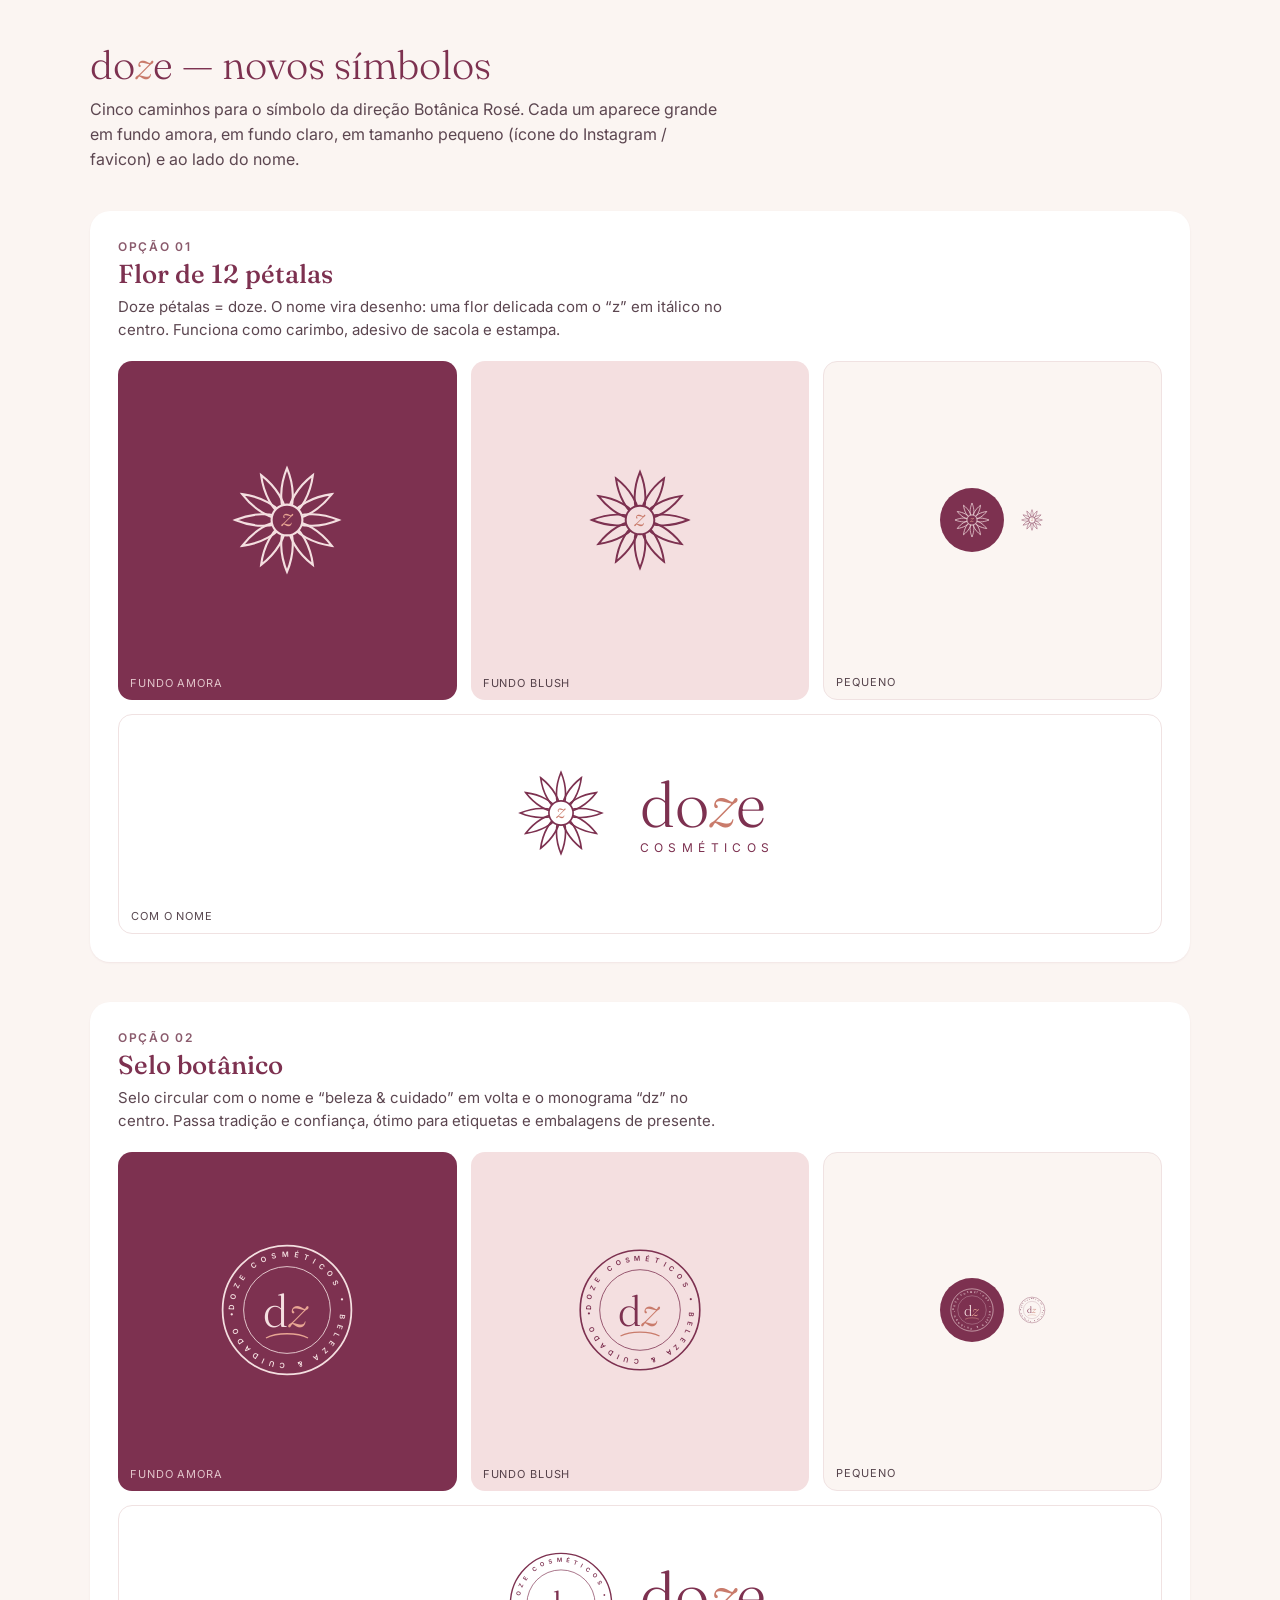
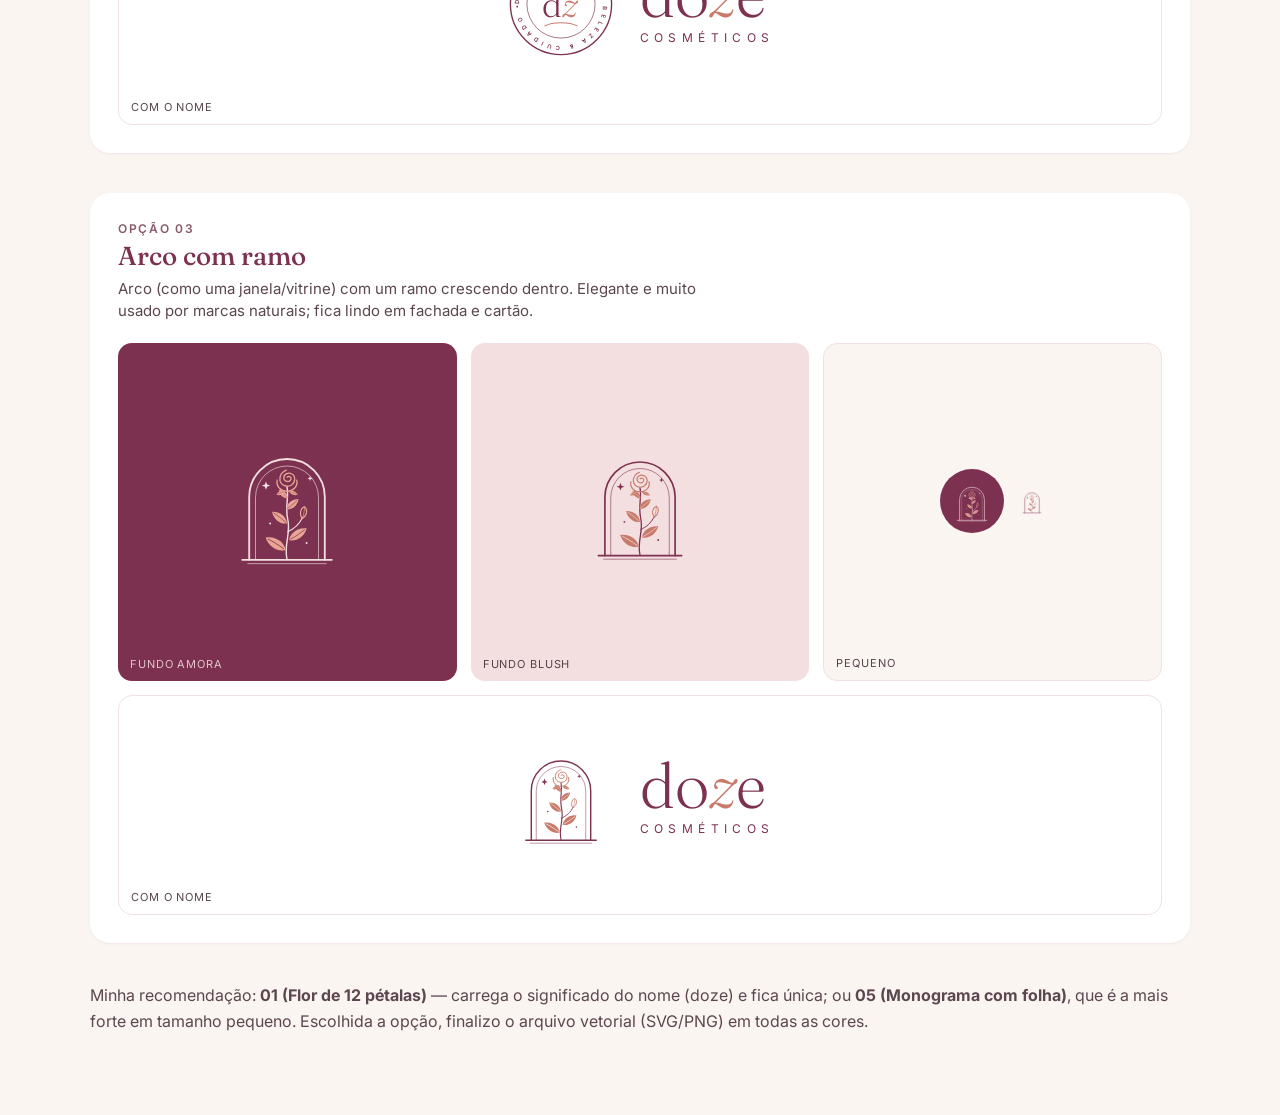
<file: identidade/simbolos.html>
<!doctype html>
<html lang="pt-BR">
<head>
<meta charset="utf-8">
<meta name="viewport" content="width=device-width, initial-scale=1">
<title>Doze — Símbolos</title>
<link href="https://fonts.googleapis.com/css2?family=Fraunces:ital,opsz,wght@0,9..144,300;0,9..144,500;1,9..144,300;1,9..144,500&family=Inter:wght@400;500;600&display=swap" rel="stylesheet">
<style>
  :root { --amora:#7d3150; --blush:#f4dfe0; --terra:#c97b6b; --rosa:#e8c4c4; --creme:#fbf5f2; }
  * { box-sizing: border-box; margin: 0; }
  body { font-family: Inter, sans-serif; background: var(--creme); color: #3a2630; padding: 40px 16px 80px; }
  .wrap { max-width: 1100px; margin: 0 auto; }
  h1 { font-family: Fraunces, serif; font-weight: 300; font-size: 40px; color: var(--amora); }
  h1 i { color: var(--terra); }
  .intro { color: #5c4650; margin-top: 8px; max-width: 640px; line-height: 1.55; }
  .op { margin-top: 40px; background: #fff; border-radius: 20px; padding: 28px; box-shadow: 0 1px 2px rgba(125,49,80,.08); }
  .op h2 { font-size: 12px; letter-spacing: .14em; text-transform: uppercase; color: #8a5a6c; font-weight: 600; }
  .op h3 { font-family: Fraunces, serif; font-weight: 500; font-size: 26px; color: var(--amora); margin-top: 4px; }
  .op p { color: #5c4650; line-height: 1.5; margin-top: 6px; max-width: 620px; font-size: 15px; }
  .row { display: grid; grid-template-columns: repeat(3, 1fr); gap: 14px; margin-top: 20px; }
  @media (max-width: 760px) { .row { grid-template-columns: 1fr 1fr; } }
  .tile { border-radius: 14px; aspect-ratio: 1; display: grid; place-items: center; position: relative; padding: 12px 12px 34px; }
  .tile .lbl { position: absolute; bottom: 10px; left: 12px; font-size: 11px; letter-spacing: .08em; text-transform: uppercase; opacity: .85; }
  .tile.wide { grid-column: 1 / -1; aspect-ratio: auto; min-height: 220px; }
  .small { display: flex; gap: 14px; align-items: center; }
  .lockup { display: flex; align-items: center; gap: 24px; flex-wrap: wrap; justify-content: center; }
  .lockup .w { font-family: Fraunces, serif; font-weight: 300; font-size: 64px; color: var(--amora); line-height: 1; }
  .lockup .w i { color: var(--terra); }
  .lockup .s { font-size: 12px; letter-spacing: .45em; text-transform: uppercase; color: var(--amora); margin-top: 4px; }
  footer { margin-top: 40px; color: #5c4650; line-height: 1.6; }
  @media print { * { -webkit-print-color-adjust: exact; print-color-adjust: exact; } .op { break-inside: avoid; } }
</style>
</head>
<body>
<div class="wrap">
  <h1>do<i>z</i>e — novos símbolos</h1>
  <p class="intro">Cinco caminhos para o símbolo da direção Botânica Rosé. Cada um aparece grande em fundo amora, em fundo claro, em tamanho pequeno (ícone do Instagram / favicon) e ao lado do nome.</p>

  <svg width="0" height="0" style="position:absolute">
    <defs>
      <!-- 1. Flor de 12 pétalas -->
      <symbol id="s1" viewBox="0 0 200 200">
        <g fill="none" stroke="currentColor" stroke-width="3">
          <g id="petal"><path d="M100 100 C 88 78, 90 50, 100 26 C 110 50, 112 78, 100 100 Z"/></g>
        </g>
        <g fill="none" stroke="currentColor" stroke-width="3">
          <use href="#petal" transform="rotate(30 100 100)"/><use href="#petal" transform="rotate(60 100 100)"/><use href="#petal" transform="rotate(90 100 100)"/>
          <use href="#petal" transform="rotate(120 100 100)"/><use href="#petal" transform="rotate(150 100 100)"/><use href="#petal" transform="rotate(180 100 100)"/>
          <use href="#petal" transform="rotate(210 100 100)"/><use href="#petal" transform="rotate(240 100 100)"/><use href="#petal" transform="rotate(270 100 100)"/>
          <use href="#petal" transform="rotate(300 100 100)"/><use href="#petal" transform="rotate(330 100 100)"/>
        </g>
        <circle cx="100" cy="100" r="22" fill="var(--fill, #fff)" stroke="currentColor" stroke-width="3"/>
        <!-- "z" desenhado: simétrico em torno do centro exato (100,100) -->
        <text id="z1" data-center="100,100" font-family="Fraunces" font-style="italic" font-weight="300" font-size="38" fill="var(--accent, currentColor)">z</text>
      </symbol>

      <!-- 2. Selo botânico -->
      <symbol id="s2" viewBox="0 0 200 200">
        <circle cx="100" cy="100" r="92" fill="none" stroke="currentColor" stroke-width="2.5"/>
        <circle cx="100" cy="100" r="62" fill="none" stroke="currentColor" stroke-width="1.2"/>
        <path id="arc" d="M 100 100 m -76 0 a 76 76 0 1 1 152 0 a 76 76 0 1 1 -152 0" fill="none"/>
        <text font-family="Inter" font-weight="600" font-size="10.5" fill="currentColor">
          <textPath href="#arc" startOffset="0" textLength="474" lengthAdjust="spacing">DOZE COSMÉTICOS • BELEZA &amp; CUIDADO •</textPath>
        </text>
        <text data-center="100,100" font-family="Fraunces" font-weight="300" font-size="66" fill="currentColor">d<tspan font-style="italic" fill="var(--accent, currentColor)">z</tspan></text>
        <path d="M70 140 C 85 132, 115 132, 130 140" fill="none" stroke="var(--accent, currentColor)" stroke-width="2"/>
      </symbol>

      <!-- 3. Arco com ramo de rosa -->
      <symbol id="s3" viewBox="0 0 200 200">
        <!-- arco duplo: traço firme + linha fina interna -->
        <path d="M46 184 V 94 A 54 54 0 0 1 154 94 V 184" fill="none" stroke="currentColor" stroke-width="2.6" stroke-linecap="round"/>
        <path d="M55 184 V 95 A 45 45 0 0 1 145 95 V 184" fill="none" stroke="currentColor" stroke-width="0.9"/>
        <path d="M36 184 H 164" stroke="currentColor" stroke-width="2.6" stroke-linecap="round"/>
        <path d="M44 189.5 H 156" stroke="currentColor" stroke-width="0.9" stroke-linecap="round"/>
        <!-- folha base (reutilizada) -->
        <g id="s3leaf">
          <path d="M0 0 C 7 -6, 10 -20, 0 -32 C -10 -20, -7 -6, 0 0 Z" fill="var(--accent, currentColor)"/>
          <path d="M0 -3 C 0.8 -12, 0.8 -21, 0 -28" fill="none" stroke="var(--fill, #fff)" stroke-width="1" stroke-linecap="round"/>
        </g>
        <!-- caule orgânico -->
        <path d="M100 183 C 95 162, 106 146, 101 126 C 97 108, 103 94, 100 80" fill="none" stroke="currentColor" stroke-width="2" stroke-linecap="round"/>
        <!-- galho lateral com botão -->
        <path d="M101 144 C 110 140, 117 134, 122 124" fill="none" stroke="currentColor" stroke-width="1.5" stroke-linecap="round"/>
        <path d="M122 125 C 117 119, 119 111, 125 108 C 130 112, 129 120, 122 125 Z" fill="none" stroke="var(--accent, currentColor)" stroke-width="1.6" stroke-linejoin="round"/>
        <path d="M122 125 C 124 119, 125 114, 125 109" fill="none" stroke="var(--accent, currentColor)" stroke-width="1"/>
        <!-- folhas alternadas, tamanhos decrescentes -->
        <use href="#s3leaf" transform="translate(98 170) rotate(-58) scale(1.05)"/>
        <use href="#s3leaf" transform="translate(103 156) rotate(56) scale(0.95)"/>
        <use href="#s3leaf" transform="translate(100 132) rotate(-52) scale(0.85)"/>
        <use href="#s3leaf" transform="translate(99 112) rotate(50) scale(0.72)"/>
        <use href="#s3leaf" transform="translate(101 96) rotate(-46) scale(0.55)"/>
        <!-- rosa em espiral no topo -->
        <g fill="none" stroke="var(--accent, currentColor)" stroke-width="1.8" stroke-linecap="round" stroke-linejoin="round">
          <path d="M100 66 c 3 -2.5 7 0 5.5 3.5 c -2 4 -9 3.5 -10 -1.5 c -1 -6 6 -9.5 11 -7 c 6 3 6 12 0 16 c -6 4 -15 1 -16.5 -6 c -1.5 -7 3 -13 9 -15"/>
          <path d="M86 70 C 84 80, 92 86, 100 86 C 108 86, 116 80, 114 70"/>
        </g>
        <use href="#s3leaf" transform="translate(97 86) rotate(-112) scale(0.42)"/>
        <use href="#s3leaf" transform="translate(103 86) rotate(112) scale(0.42)"/>
        <!-- brilhos -->
        <g fill="currentColor">
          <path d="M70 72 l 1.6 4.4 l 4.4 1.6 l -4.4 1.6 l -1.6 4.4 l -1.6 -4.4 l -4.4 -1.6 l 4.4 -1.6 Z"/>
          <path d="M133 64 l 1 2.8 l 2.8 1 l -2.8 1 l -1 2.8 l -1 -2.8 l -2.8 -1 l 2.8 -1 Z"/>
          <circle cx="76" cy="132" r="1.4"/><circle cx="128" cy="160" r="1.4"/>
        </g>
      </symbol>

      <!-- 4. Folha-Z -->
      <symbol id="s4" viewBox="0 0 200 200">
        <path d="M100 18 C 160 48, 172 130, 100 182 C 28 130, 40 48, 100 18 Z" fill="none" stroke="currentColor" stroke-width="3"/>
        <path d="M72 70 H 128 L 72 130 H 128" fill="none" stroke="var(--accent, currentColor)" stroke-width="5" stroke-linecap="round" stroke-linejoin="round"/>
        <path d="M100 30 V 70 M100 130 V 172" stroke="currentColor" stroke-width="2"/>
        <path d="M100 150 L 82 136 M100 150 L 118 136 M100 50 L 84 40 M100 50 L 116 40" stroke="currentColor" stroke-width="2" stroke-linecap="round"/>
      </symbol>

      <!-- 5. Monograma d com folha -->
      <symbol id="s5" viewBox="0 0 200 200">
        <circle cx="88" cy="122" r="44" fill="none" stroke="currentColor" stroke-width="7"/>
        <path d="M132 166 V 70" stroke="currentColor" stroke-width="7" stroke-linecap="round"/>
        <path d="M132 72 C 128 44, 140 22, 168 14 C 172 42, 158 66, 132 72 Z" fill="var(--accent, currentColor)"/>
        <path d="M134 68 C 144 52, 154 36, 164 20" stroke="var(--fill, #fff)" stroke-width="2" fill="none"/>
      </symbol>
    </defs>
  </svg>

  <!-- Template repetido por opção -->
  <div id="ops"></div>

  <footer>Minha recomendação: <b>01 (Flor de 12 pétalas)</b> — carrega o significado do nome (doze) e fica única; ou <b>05 (Monograma com folha)</b>, que é a mais forte em tamanho pequeno. Escolhida a opção, finalizo o arquivo vetorial (SVG/PNG) em todas as cores.</footer>
</div>

<script>
// Centraliza opticamente letras da fonte Fraunces: mede o desenho real da letra
// (não a caixa da fonte) e posiciona o centro dela no ponto pedido.
document.fonts.load('italic 300 40px Fraunces').then(() => document.fonts.load('300 40px Fraunces')).then(() => {
  document.querySelectorAll('text[data-center]').forEach(t => {
    const [cx, cy] = t.dataset.center.split(',').map(Number);
    t.setAttribute('x', 0); t.setAttribute('y', 0);
    t.removeAttribute('text-anchor');
    // mede via canvas, letra a letra, respeitando itálico por trecho
    const c = document.createElement('canvas').getContext('2d');
    const size = +t.getAttribute('font-size'), weight = t.getAttribute('font-weight') || 400;
    const parts = [...t.childNodes].map(n => ({ s: n.textContent, it: (n.getAttribute ? n.getAttribute('font-style') : t.getAttribute('font-style')) === 'italic' }));
    let x = 0, L = Infinity, R = -Infinity, A = 0, D = 0;
    parts.forEach(p => {
      c.font = `${p.it ? 'italic ' : ''}${weight} ${size}px Fraunces`;
      const m = c.measureText(p.s);
      L = Math.min(L, x - m.actualBoundingBoxLeft); R = Math.max(R, x + m.actualBoundingBoxRight);
      A = Math.max(A, m.actualBoundingBoxAscent); D = Math.max(D, m.actualBoundingBoxDescent);
      x += m.width;
    });
    t.setAttribute('x', (cx - (L + R) / 2).toFixed(2));
    t.setAttribute('y', (cy + (A - D) / 2).toFixed(2));
  });
});
const OPS = [
  ['s1','Opção 01','Flor de 12 pétalas','Doze pétalas = doze. O nome vira desenho: uma flor delicada com o “z” em itálico no centro. Funciona como carimbo, adesivo de sacola e estampa.'],
  ['s2','Opção 02','Selo botânico','Selo circular com o nome e “beleza & cuidado” em volta e o monograma “dz” no centro. Passa tradição e confiança, ótimo para etiquetas e embalagens de presente.'],
  ['s3','Opção 03','Arco com ramo','Arco (como uma janela/vitrine) com um ramo crescendo dentro. Elegante e muito usado por marcas naturais; fica lindo em fachada e cartão.'],
];
const sym = (id, size, color, accent, fill) =>
  `<svg width="${size}" height="${size}" style="color:${color};--accent:${accent};--fill:${fill}"><use href="#${id}"/></svg>`;
document.getElementById('ops').innerHTML = OPS.map(([id, n, t, d]) => `
  <section class="op">
    <h2>${n}</h2><h3>${t}</h3><p>${d}</p>
    <div class="row">
      <div class="tile" style="background:var(--amora);color:var(--blush)">${sym(id,140,'#f4dfe0','#e8a593','#7d3150')}<span class="lbl">Fundo amora</span></div>
      <div class="tile" style="background:var(--blush)">${sym(id,130,'#7d3150','#c97b6b','#f4dfe0')}<span class="lbl">Fundo blush</span></div>
      <div class="tile" style="background:var(--creme);border:1px solid #f0e2e2">
        <div class="small">
          <div style="width:64px;height:64px;border-radius:50%;background:var(--amora);display:grid;place-items:center">${sym(id,46,'#f4dfe0','#e8a593','#7d3150')}</div>
          ${sym(id,28,'#7d3150','#c97b6b','#fbf5f2')}
        </div><span class="lbl">Pequeno</span></div>
      <div class="tile wide" style="background:#fff;border:1px solid #f0e2e2">
        <div class="lockup">${sym(id,110,'#7d3150','#c97b6b','#fff')}<div><div class="w">do<i>z</i>e</div><div class="s">cosméticos</div></div></div>
        <span class="lbl">Com o nome</span></div>
    </div>
  </section>`).join('');
</script>
</body>
</html>
</file>
